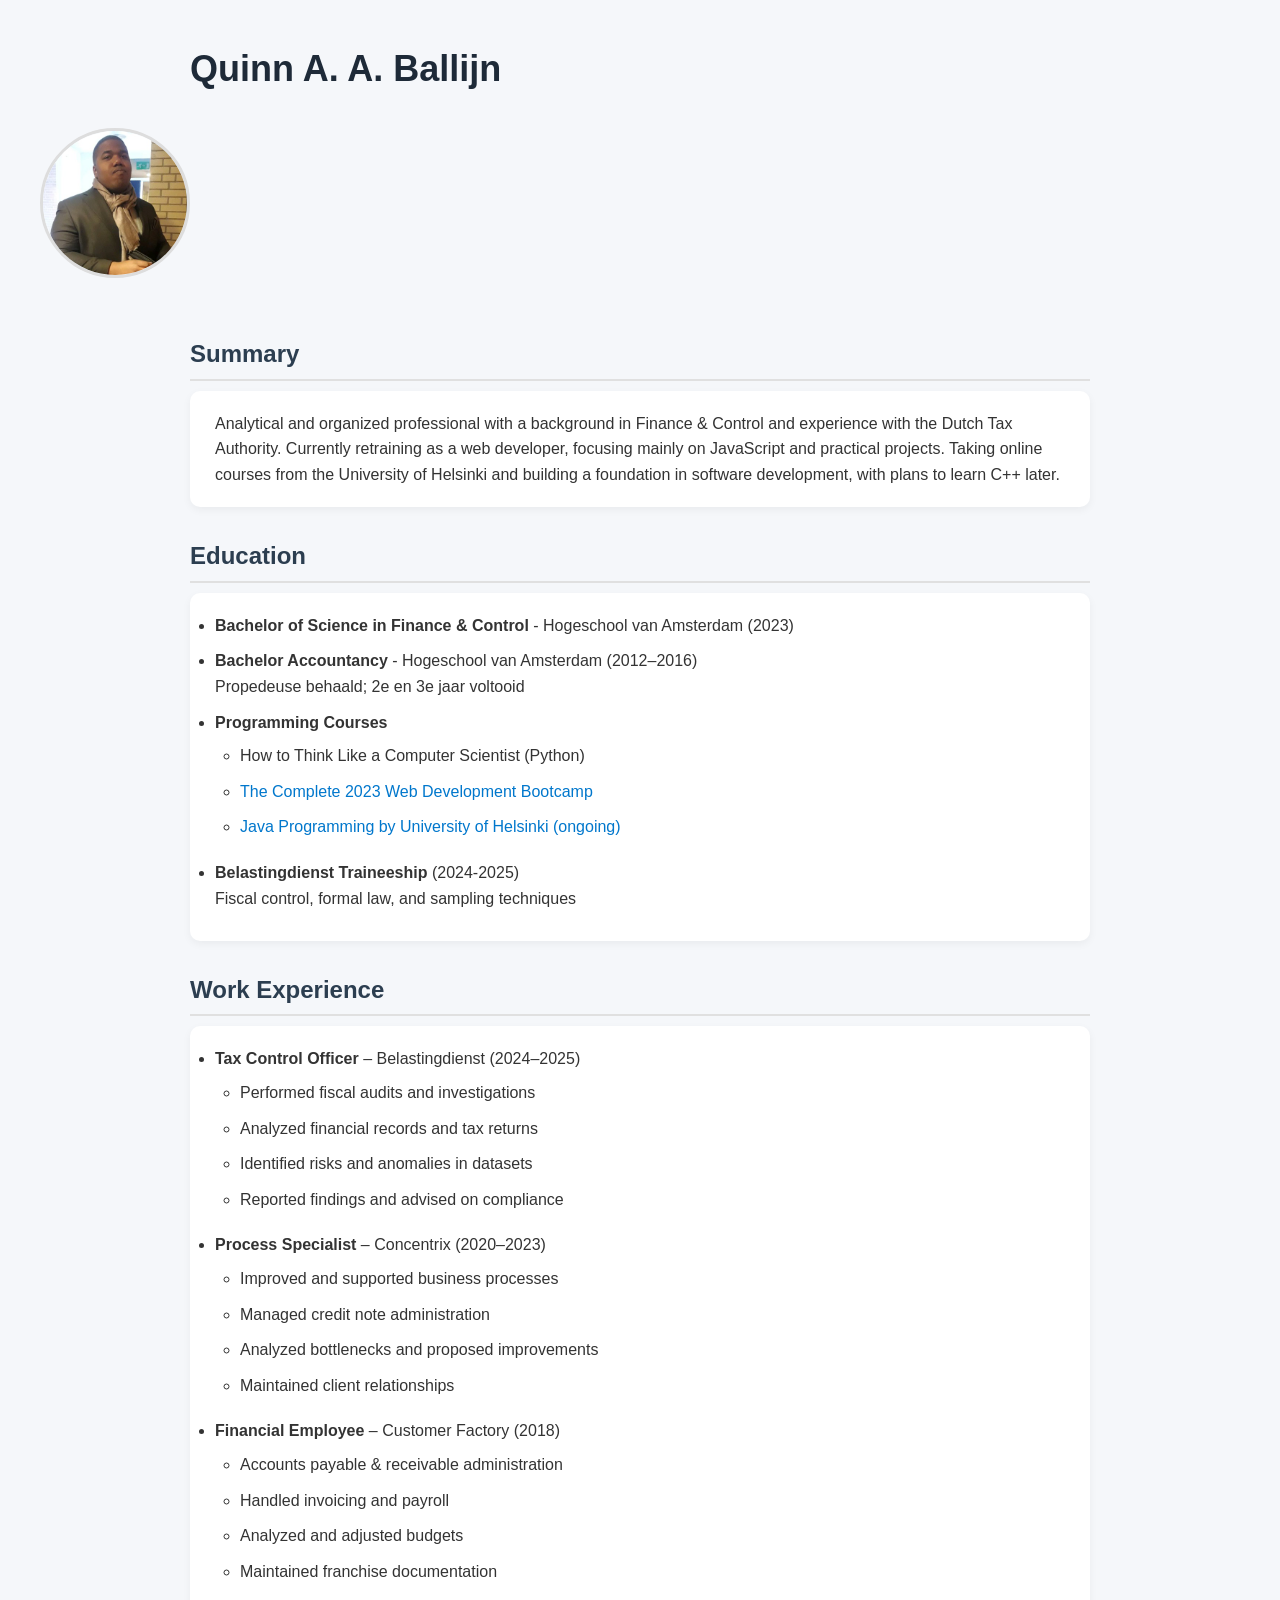
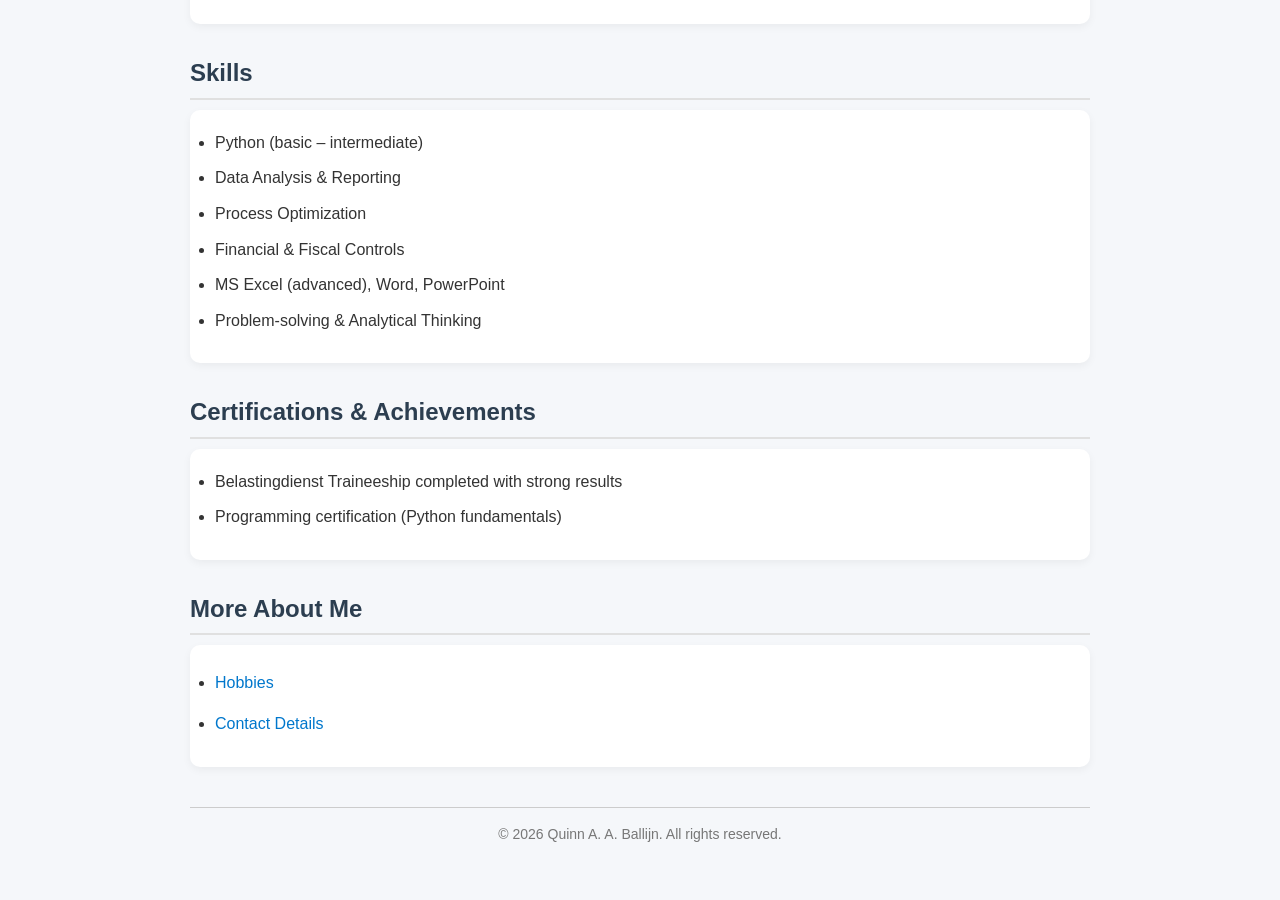
<file: index.html>
<!doctype html>
<html lang="en">
  <head>
    <meta charset="UTF-8" />
    <meta name="viewport" content="width=device-width, initial-scale=1.0" />
    <title>My resume</title>
    <link rel="stylesheet" href="./style.css" />
  </head>
  <body>
 <!-- Header -->
    <h1>Quinn A. A. Ballijn</h1>
    <img src="./Assets/Images/profile.jpg" alt="Profile Photo" width="150">

    <!-- Summary -->
    <h2>Summary</h2>
    <p>
        Analytical and organized professional with a background in Finance & Control and
experience with the Dutch Tax Authority. Currently retraining as a web
developer, focusing mainly on JavaScript and practical projects. Taking online
courses from the University of Helsinki and building a foundation in software
development, with plans to learn C++ later.
    </p>

    <!-- Education -->
    <h2>Education</h2>
    <ul>
        <li>
            <strong>Bachelor of Science in Finance & Control</strong> - Hogeschool van Amsterdam (2023)
        </li>
        <li>
            <strong>Bachelor Accountancy</strong> - Hogeschool van Amsterdam (2012–2016)  
            <br>Propedeuse behaald; 2e en 3e jaar voltooid
        </li>
        <li>
            <strong>Programming Courses</strong>
            <ul>
                <li>How to Think Like a Computer Scientist (Python)</li>
                <li><a href="https://www.udemy.com/course/the-complete-web-development-bootcamp/">The Complete 2023 Web Development Bootcamp</a></li>
                <li><a href="https://java-programming.mooc.fi/">Java Programming by University of Helsinki (ongoing)</a></li>
            </ul>
        </li>
        <li>
            <strong>Belastingdienst Traineeship</strong> (2024-2025)  
            <br>Fiscal control, formal law, and sampling techniques
        </li>
    </ul>

    <!-- Work Experience -->
    <h2>Work Experience</h2>
    <ul>
        <li>
            <strong>Tax Control Officer</strong> – Belastingdienst (2024–2025)
            <ul>
                <li>Performed fiscal audits and investigations</li>
                <li>Analyzed financial records and tax returns</li>
                <li>Identified risks and anomalies in datasets</li>
                <li>Reported findings and advised on compliance</li>
            </ul>
        </li>

        <li>
            <strong>Process Specialist</strong> – Concentrix (2020–2023)
            <ul>
                <li>Improved and supported business processes</li>
                <li>Managed credit note administration</li>
                <li>Analyzed bottlenecks and proposed improvements</li>
                <li>Maintained client relationships</li>
            </ul>
        </li>

        <li>
            <strong>Financial Employee</strong> – Customer Factory (2018)
            <ul>
                <li>Accounts payable & receivable administration</li>
                <li>Handled invoicing and payroll</li>
                <li>Analyzed and adjusted budgets</li>
                <li>Maintained franchise documentation</li>
            </ul>
        </li>
    </ul>

    <!-- Skills -->
    <h2>Skills</h2>
    <ul>
        <li>Python (basic – intermediate)</li>
        <li>Data Analysis & Reporting</li>
        <li>Process Optimization</li>
        <li>Financial & Fiscal Controls</li>
        <li>MS Excel (advanced), Word, PowerPoint</li>
        <li>Problem-solving & Analytical Thinking</li>
    </ul>

    <!-- Certifications / Achievements -->
    <h2>Certifications & Achievements</h2>
    <ul>
        <li>Belastingdienst Traineeship completed with strong results</li>
        <li>Programming certification (Python fundamentals)</li>
    </ul>

    <!-- Navigation -->
    <h2>More About Me</h2>
    <ul>
        <li><a href="./Public/hobbies.html">Hobbies</a></li>
        <li><a href="./Public/contact.html">Contact Details</a></li>
    </ul>

    <!-- Footer -->
    <footer>
        <p>© 2026 Quinn A. A. Ballijn. All rights reserved.</p>
    </footer>

</html>
</file>
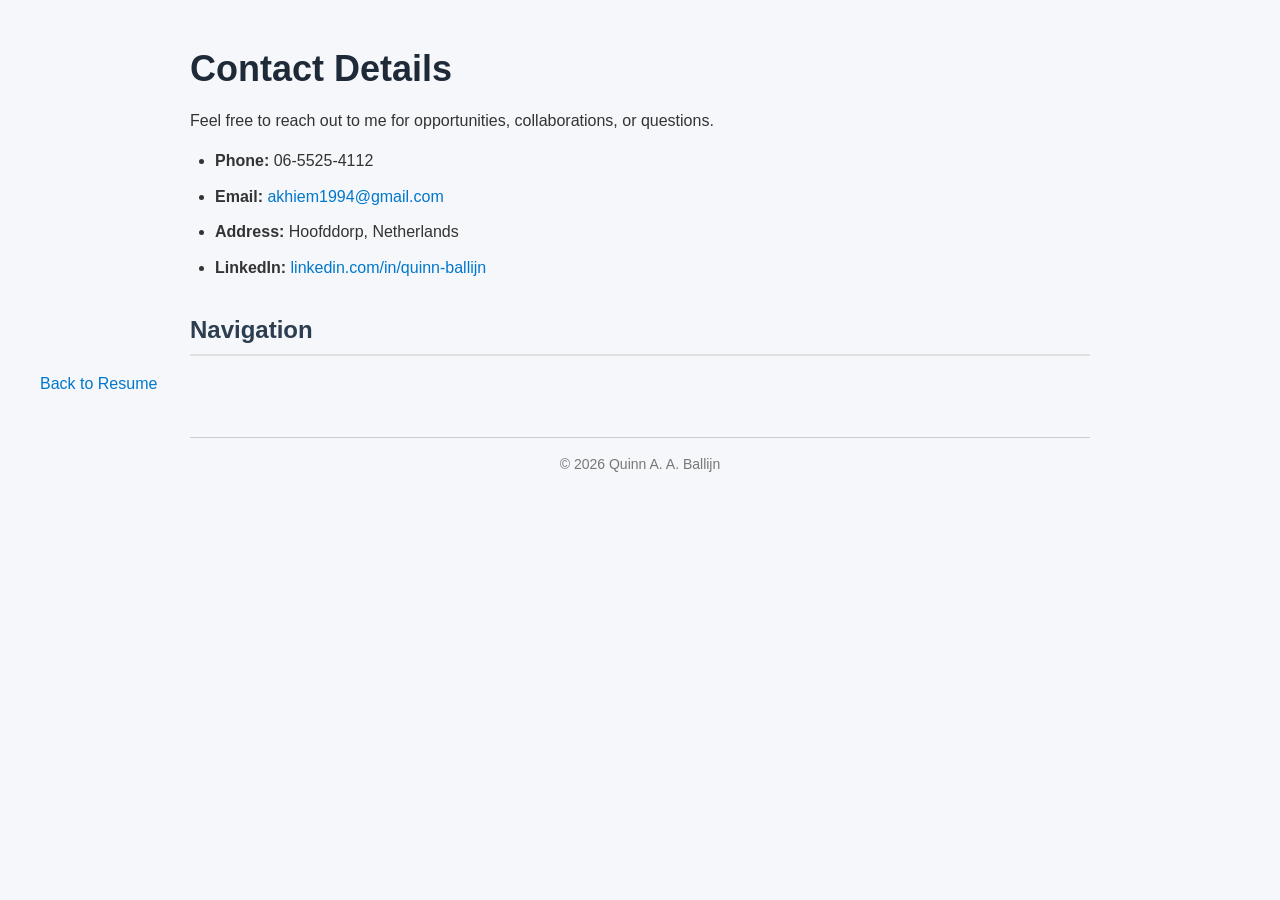
<file: Public/contact.html>
<!DOCTYPE html>
<html lang="en">
<head>
    <meta charset="UTF-8">
    <title>Contact</title>
    <link rel="stylesheet" href="../style.css">
</head>

<body>

    <h1>Contact Details</h1>

    <p>
        Feel free to reach out to me for opportunities, collaborations, or questions.
    </p>

    <ul>
        <li><strong>Phone:</strong> 06-5525-4112</li>
        <li><strong>Email:</strong> <a href="mailto:akhiem1994@gmail.com">akhiem1994@gmail.com</a></li>
        <li><strong>Address:</strong> Hoofddorp, Netherlands</li>
        <li>
            <strong>LinkedIn:</strong> 
            <a href="https://www.linkedin.com/in/quinn-ballijn/" target="_blank">
                linkedin.com/in/quinn-ballijn
            </a>
        </li>
    </ul>

    <h2>Navigation</h2>
    <a href="../index.html">Back to Resume</a>

    <footer>
        <p>© 2026 Quinn A. A. Ballijn</p>
    </footer>

</body>
</html>
</file>
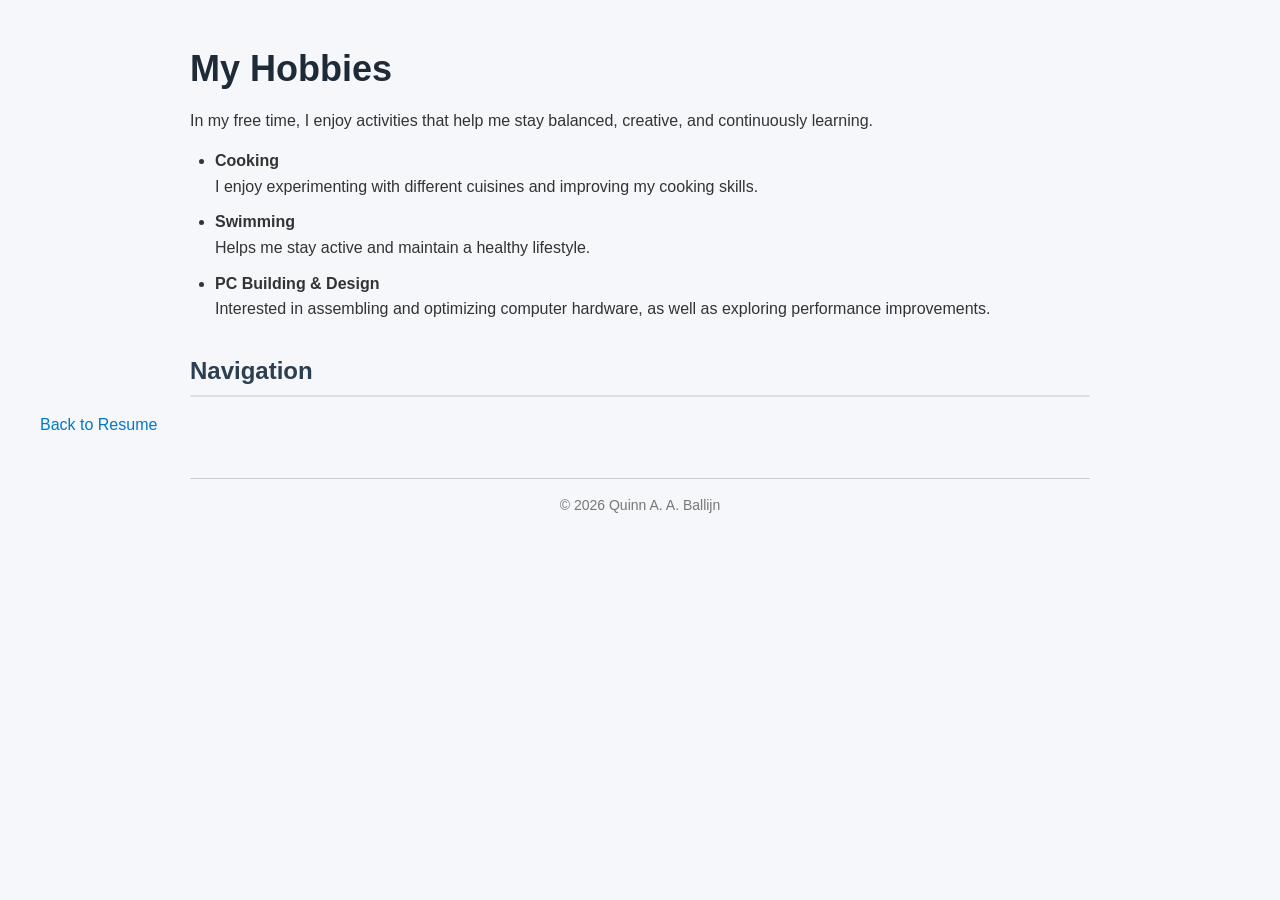
<file: Public/hobbies.html>
<!DOCTYPE html>
<html lang="en">
<head>
    <meta charset="UTF-8">
    <title>Hobbies</title>
    <link rel="stylesheet" href="../style.css">
</head>

<body>

    <h1>My Hobbies</h1>

    <p>
        In my free time, I enjoy activities that help me stay balanced, creative, 
        and continuously learning.
    </p>

    <ul>
        <li>
            <strong>Cooking</strong><br>
            I enjoy experimenting with different cuisines and improving my cooking skills.
        </li>

        <li>
            <strong>Swimming</strong><br>
            Helps me stay active and maintain a healthy lifestyle.
        </li>

        <li>
            <strong>PC Building & Design</strong><br>
            Interested in assembling and optimizing computer hardware, 
            as well as exploring performance improvements.
        </li>
    </ul>

    <h2>Navigation</h2>
    <a href="../index.html">Back to Resume</a>

    <footer>
        <p>© 2026 Quinn A. A. Ballijn</p>
    </footer>
</file>
<file: style.css>
/* RESET (removes ugly default spacing) */
* {
  margin: 0;
  padding: 0;
  box-sizing: border-box;
}

/* BODY */
body {
  font-family: 'Segoe UI', Tahoma, Geneva, Verdana, sans-serif;
  background: #f5f7fa;
  color: #333;
  line-height: 1.6;
  padding: 40px;
}

/* MAIN CONTAINER LOOK */
body > * {
  max-width: 900px;
  margin: auto;
}

/* HEADINGS */
h1 {
  font-size: 36px;
  color: #1e2a38;
  margin-bottom: 10px;
}

h2 {
  margin-top: 30px;
  margin-bottom: 10px;
  color: #2c3e50;
  border-bottom: 2px solid #e0e0e0;
  padding-bottom: 5px;
}

/* PROFILE IMAGE */
img {
  border-radius: 50%;
  margin: 20px 0;
  border: 3px solid #ddd;
}

/* TEXT */
p {
  margin-bottom: 15px;
}

/* ✅ FIXED LISTS (clean + stable) */
ul {
  list-style-position: outside;   /* default, predictable */
  padding-left: 25px;             /* keeps bullets inside cards */
  margin-bottom: 20px;
}

li {
  margin-bottom: 10px;
}

/* NESTED LISTS */
ul ul {
  margin-top: 8px;
}

/* LINKS */
a {
  color: #0077cc;
  text-decoration: none;
  font-weight: 500;
}

a:hover {
  text-decoration: underline;
  color: #005fa3;
}

/* BUTTON-LIKE LINKS */
a[href$=".html"] {
  display: inline-block;
  margin-top: 5px;
}

/* CARD EFFECT (FIXED FOR BULLETS) */
h2 + ul,
h2 + p {
  background: #ffffff;
  padding: 20px 25px; /* extra left padding = bullets stay inside */
  border-radius: 10px;
  box-shadow: 0 3px 8px rgba(0,0,0,0.05);
}

/* FOOTER */
footer {
  margin-top: 40px;
  padding-top: 15px;
  border-top: 1px solid #ccc;
  text-align: center;
  font-size: 14px;
  color: #777;
}

/* HOVER EFFECT FOR EXPERIENCE */
li:hover {
  transform: translateX(3px);
  transition: 0.2s;
}

/* MOBILE FRIENDLY */
@media (max-width: 600px) {
  body {
    padding: 20px;
  }

  h1 {
    font-size: 28px;
  }
}
</file>
